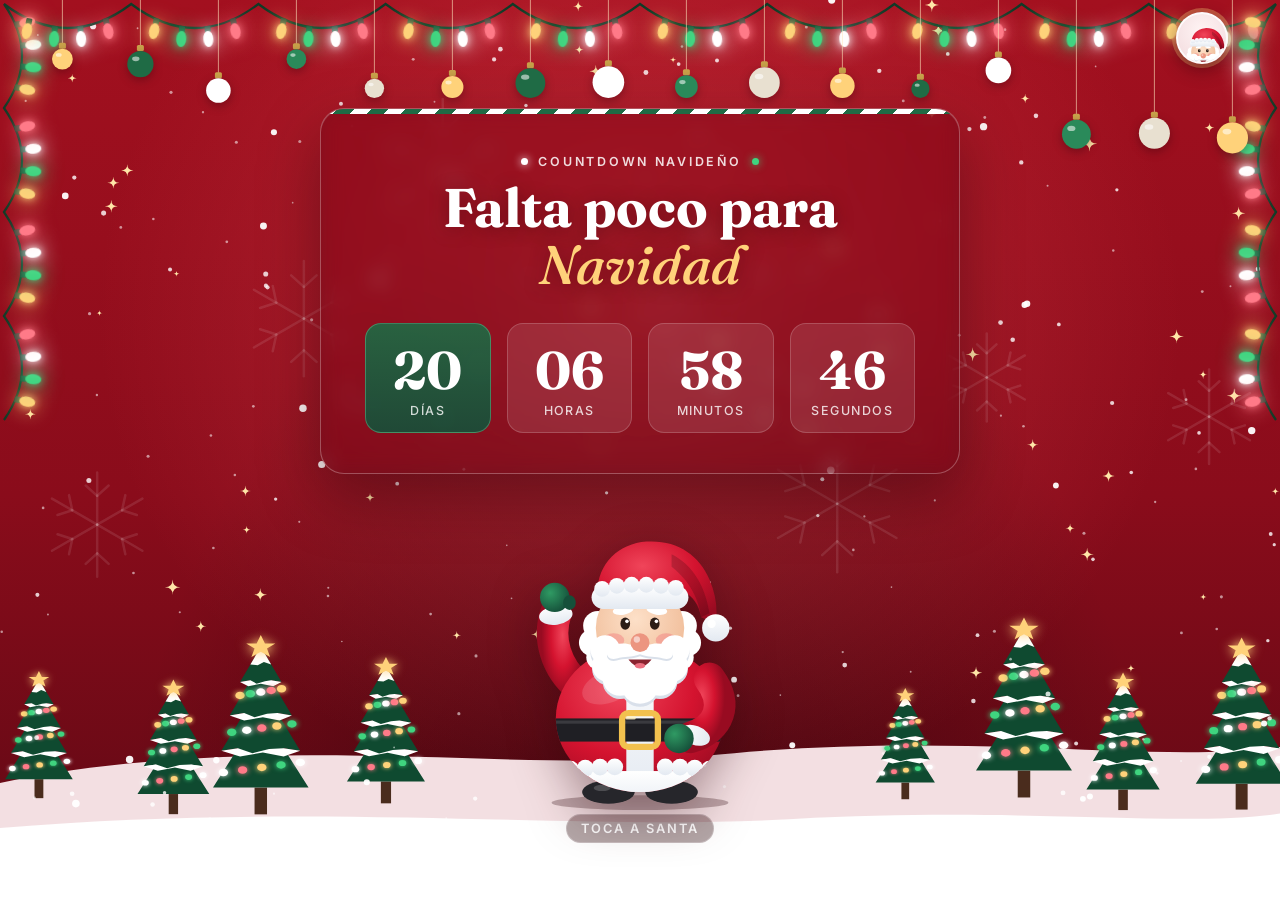
<file: index.html>
<!DOCTYPE html>
<html lang="es">
<head>
  <meta charset="UTF-8" />
  <meta name="viewport" content="width=device-width, initial-scale=1.0" />
  <!-- Link privado: evita que los buscadores indexen la página -->
  <meta name="robots" content="noindex, nofollow" />
  <title>Countdown navideño</title>
  <link rel="icon" href="data:image/svg+xml,<svg xmlns='http://www.w3.org/2000/svg' viewBox='0 0 100 100'><text y='.9em' font-size='90'>🎄</text></svg>" />
  <link rel="preconnect" href="https://fonts.googleapis.com" />
  <link rel="preconnect" href="https://fonts.gstatic.com" crossorigin />
  <link href="https://fonts.googleapis.com/css2?family=Fraunces:ital,opsz,wght@0,9..144,500;0,9..144,700;1,9..144,500&family=Inter:wght@400;500;600&display=swap" rel="stylesheet" />
  <link rel="stylesheet" href="css/styles.css" />
  <link rel="stylesheet" href="css/santas.css" />
</head>
<body>
  <!-- Decoraciones del fondo: copos, destellos, colinas con pinos (js/decorations.js, config en js/config.js) -->
  <div class="decor decor--back" id="decor-back" aria-hidden="true"></div>

  <!-- Renos volando de vez en cuando (js/reindeer.js) -->
  <div class="reindeer-layer" id="reindeer" aria-hidden="true"></div>

  <!-- Luces navideñas: borde superior y parte alta de los costados (js/lights.js) -->
  <div class="lights" id="lights" aria-hidden="true"></div>

  <!-- Bolas navideñas colgantes -->
  <div class="decor decor--front" id="decor-front" aria-hidden="true"></div>

  <!-- Selector de Santa (arriba a la derecha) -->
  <div class="santa-picker" id="santa-picker">
    <button class="picker-btn" id="picker-btn" type="button" aria-haspopup="true" aria-expanded="false" aria-controls="picker-panel" aria-label="Elegir Santa">
      <span class="picker-face" id="picker-face"></span>
    </button>
    <div class="picker-panel" id="picker-panel" hidden>
      <p class="picker-title">Elige tu Santa</p>
      <div class="picker-grid" id="picker-grid"></div>
    </div>
  </div>

  <!-- Nieve animada -->
  <canvas id="snow" aria-hidden="true"></canvas>

  <!-- ===== Contenido ===== -->
  <main class="content">
    <section class="card" aria-labelledby="title">
      <p class="eyebrow"><span class="dot dot--white"></span>Countdown navideño<span class="dot dot--green"></span></p>
      <h1 id="title" class="title">Falta poco para <em>Navidad</em></h1>

      <div class="countdown" id="countdown" role="timer" aria-live="off">
        <div class="unit"><span class="num" data-unit="days">--</span><span class="label">días</span></div>
        <div class="unit"><span class="num" data-unit="hours">--</span><span class="label">horas</span></div>
        <div class="unit"><span class="num" data-unit="minutes">--</span><span class="label">minutos</span></div>
        <div class="unit"><span class="num" data-unit="seconds">--</span><span class="label">segundos</span></div>
      </div>

      <p class="merry" id="merry" hidden>🎄 ¡Feliz Navidad! 🎄</p>
    </section>

    <!-- Santa gordito: al tocarlo se infla y estalla en confeti (js/santa.js); el tema se elige arriba a la derecha -->
    <div class="santa-stage">
      <button class="big-santa" id="big-santa" type="button" aria-haspopup="dialog" aria-label="Tocar a Santa para ver la actividad de hoy">
        <!-- El Santa elegido se dibuja aquí desde js/santas.js -->
      </button>
      <div class="confetti" id="confetti" aria-hidden="true"></div>
      <span class="santa-hint" id="santa-hint">Toca a Santa</span>
    </div>
  </main>

  <!-- Tarjeta con la actividad del día (aparece tras la explosión de Santa) -->
  <div class="modal" id="modal" role="dialog" aria-modal="true" aria-labelledby="modal-title" hidden>
    <div class="modal-backdrop" data-close></div>
    <div class="modal-panel">
      <div class="santa" id="modal-santa" aria-hidden="true"></div>
      <p class="modal-eyebrow" id="modal-eyebrow"></p>
      <h2 class="modal-title" id="modal-title"></h2>
      <p class="modal-text" id="modal-text"></p>
      <button class="modal-close" type="button" data-close>¡Listo!</button>
    </div>
  </div>

  <script src="js/config.js"></script>
  <script src="js/activities.js"></script>
  <script src="js/snow.js"></script>
  <script src="js/countdown.js"></script>
  <script src="js/santas.js"></script>
  <script src="js/santa.js"></script>
  <script src="js/lights.js"></script>
  <script src="js/decorations.js"></script>
  <script src="js/reindeer.js"></script>
</body>
</html>
</file>
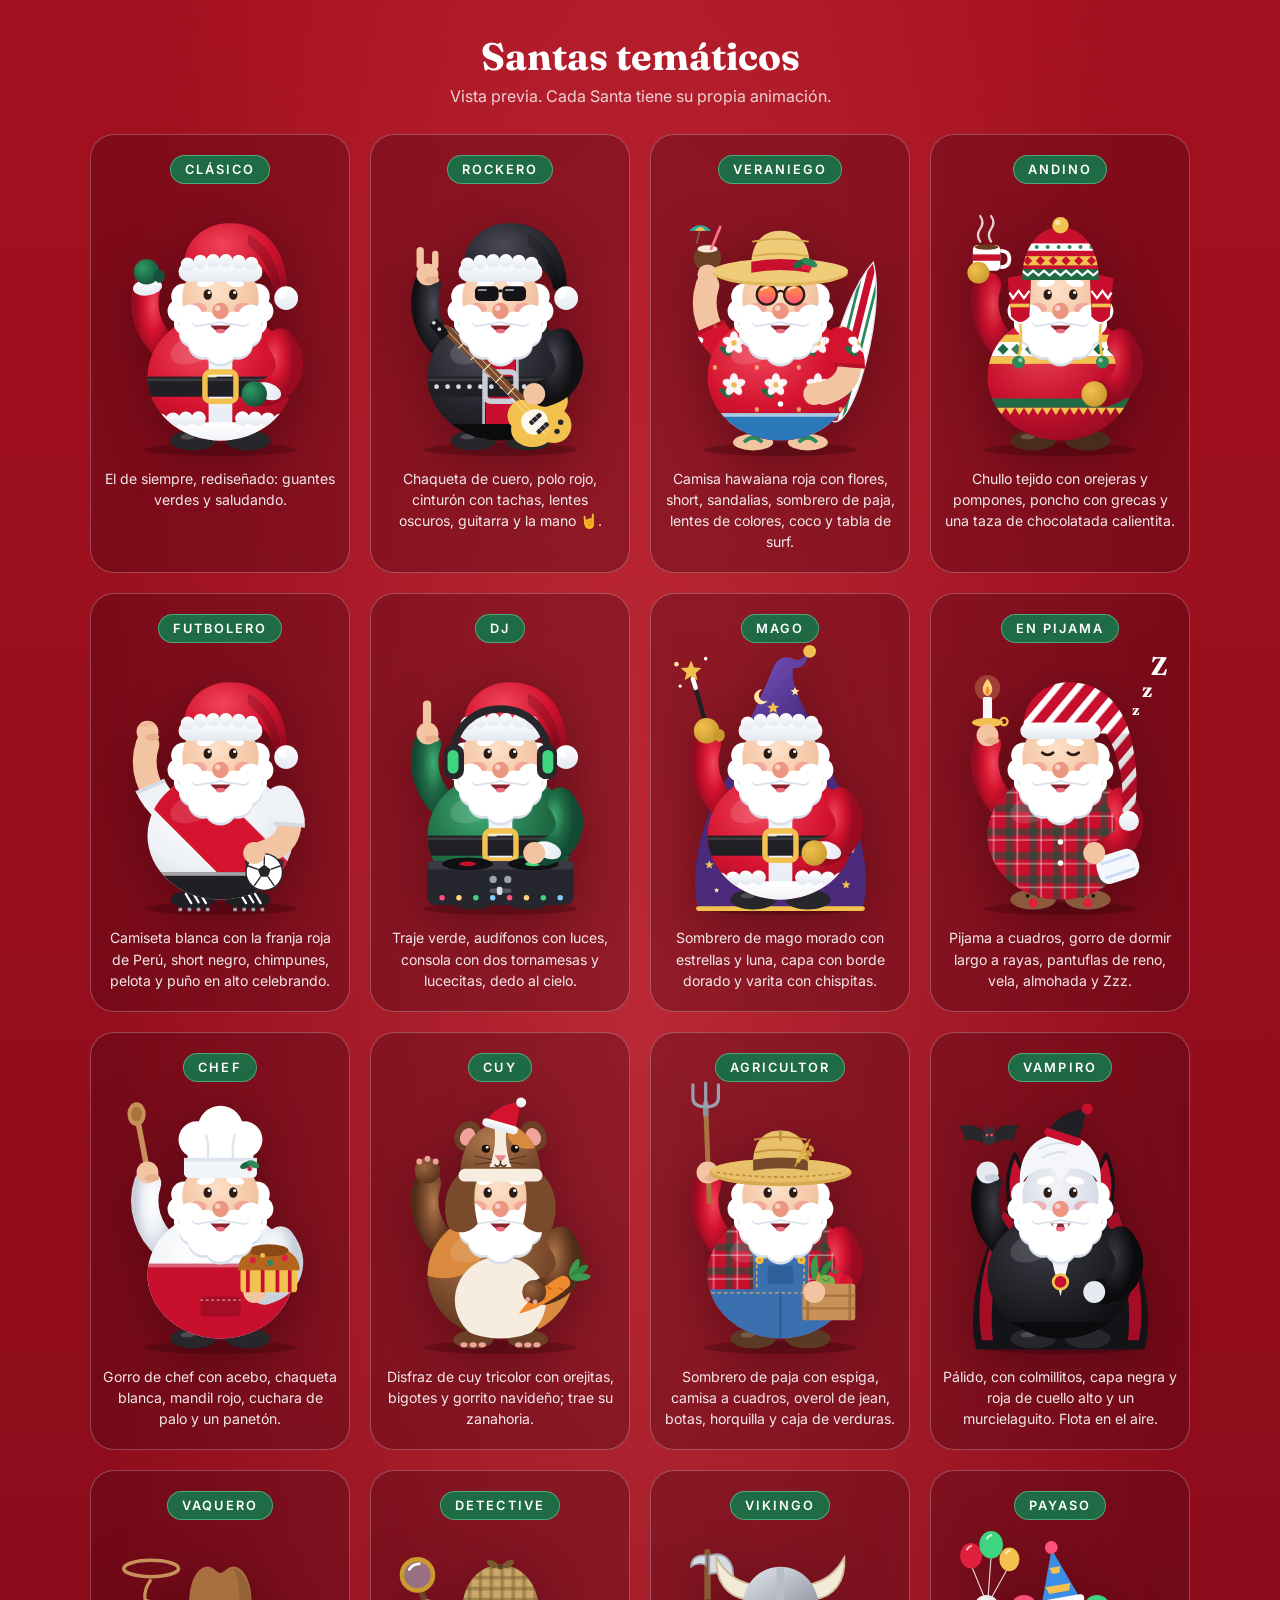
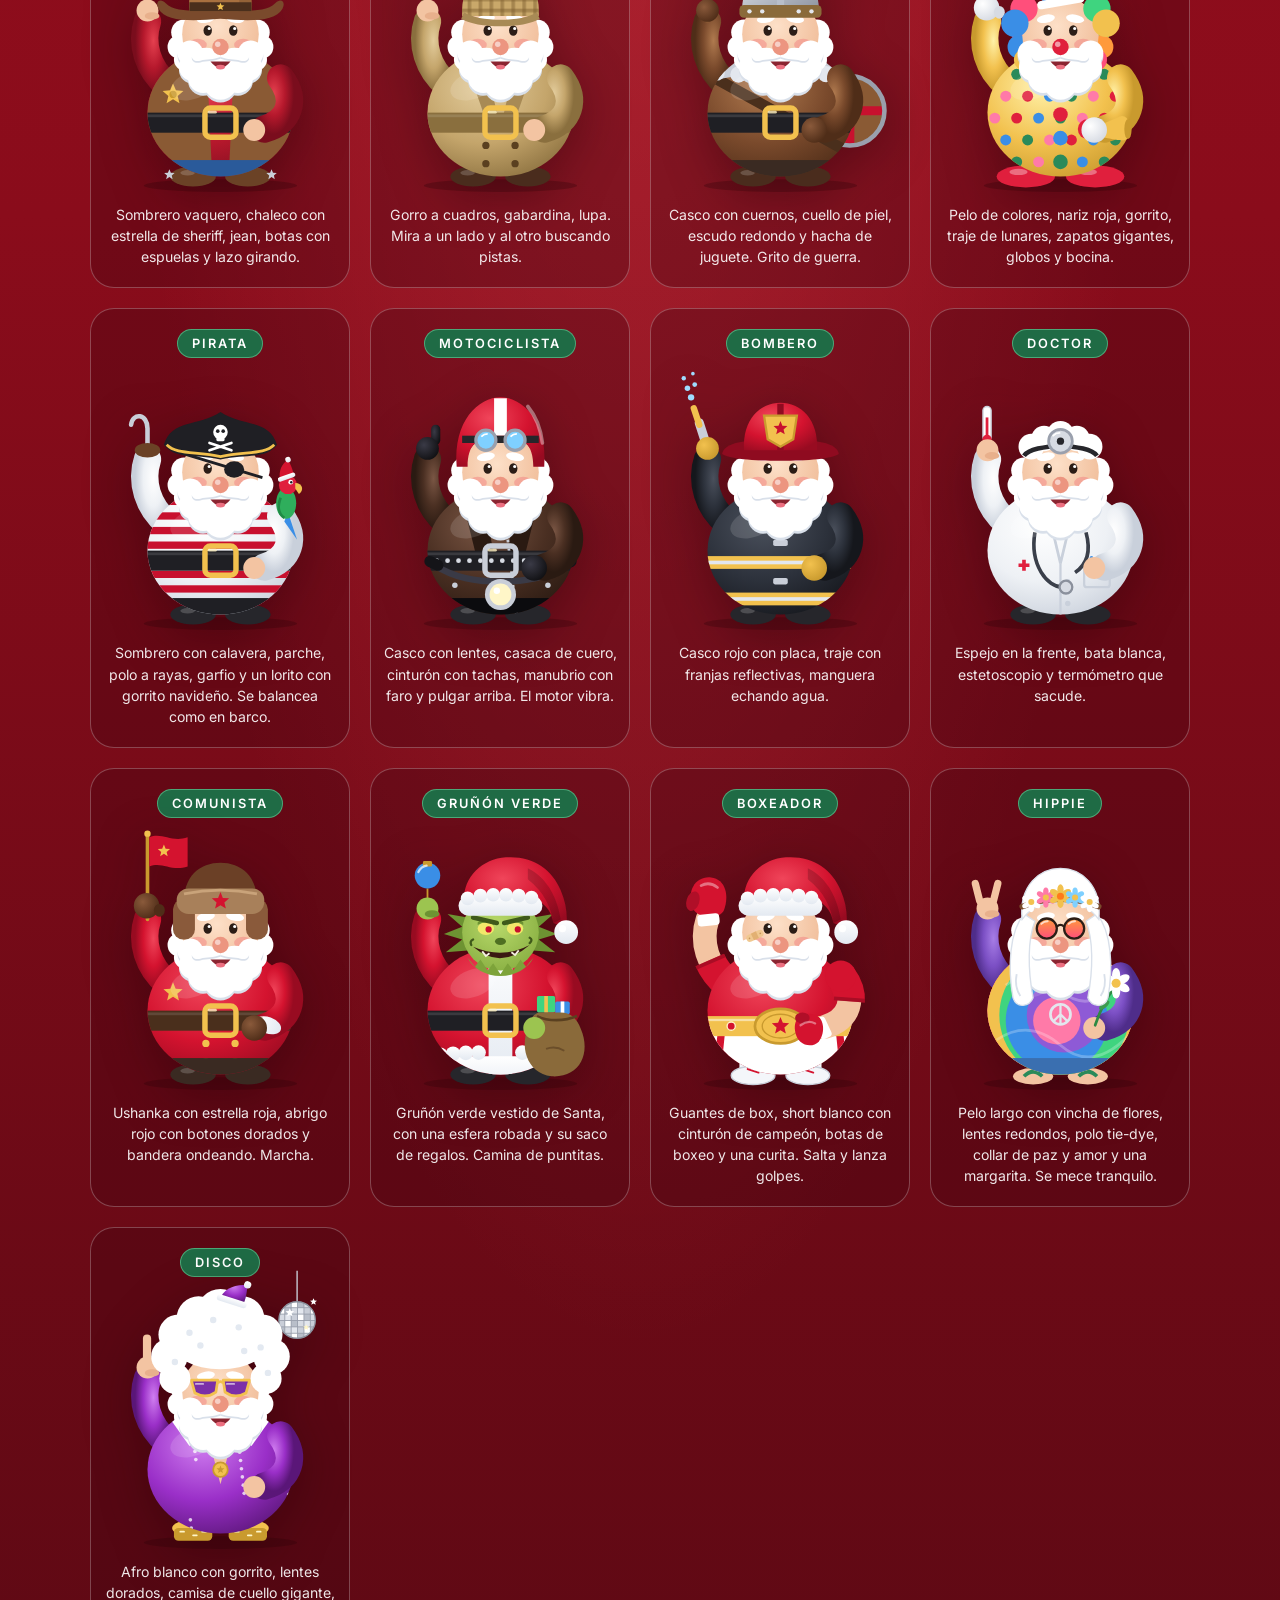
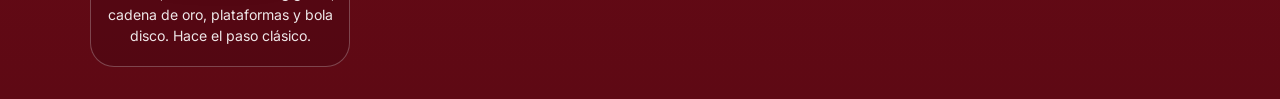
<file: preview/santas.html>
<!DOCTYPE html>
<html lang="es">
<head>
<meta charset="UTF-8" />
<meta name="viewport" content="width=device-width, initial-scale=1.0" />
<meta name="robots" content="noindex, nofollow" />
<title>Vista previa: Santas</title>
<link href="https://fonts.googleapis.com/css2?family=Fraunces:ital,opsz,wght@0,9..144,700;1,9..144,500&family=Inter:wght@500;600&display=swap" rel="stylesheet" />
<style>
  /* Página solo para comparar los Santas temáticos. No forma parte del sitio. */
  * { box-sizing: border-box; margin: 0; padding: 0; }
  body {
    min-height: 100vh;
    background: radial-gradient(ellipse at 50% 30%, rgba(255, 90, 100, 0.35), transparent 60%),
                linear-gradient(180deg, #a3101f 0%, #8a0c1b 55%, #5e0914 100%);
    color: #fff; font-family: Inter, system-ui, sans-serif;
    display: flex; flex-direction: column; align-items: center; padding: 32px 16px;
  }
  h1 { font-family: Fraunces, Georgia, serif; font-size: clamp(1.6rem, 4vw, 2.4rem); margin-bottom: 6px; }
  p.sub { opacity: 0.8; margin-bottom: 28px; text-align: center; }
  .grid { display: grid; grid-template-columns: repeat(auto-fit, minmax(230px, 1fr)); gap: 20px; width: min(1100px, 100%); }
  .card {
    display: flex; flex-direction: column; align-items: center; gap: 12px; padding: 20px 12px;
    border-radius: 24px; background: rgba(60, 4, 16, 0.32); border: 1px solid rgba(255,255,255,0.25);
  }
  .tag { font-size: 0.8rem; font-weight: 600; letter-spacing: 0.16em; text-transform: uppercase; padding: 6px 14px;
         border-radius: 999px; background: #1f6b45; border: 1px solid rgba(120,230,170,0.5); }
  .santa-svg { height: 260px; width: auto; overflow: visible; filter: drop-shadow(0 10px 24px rgba(40,0,8,0.4));
               transform-origin: 50% 100%; animation: breathe 2.8s ease-in-out infinite; }
  @keyframes breathe { 0%,100% { transform: scale(1,1); } 50% { transform: scale(1.03,0.97); } }
  .desc { font-size: 0.88rem; line-height: 1.5; opacity: 0.9; text-align: center; max-width: 240px; }
</style>
<link rel="stylesheet" href="../css/santas.css" />
</head>
<body>
  <h1>Santas temáticos</h1>
  <p class="sub">Vista previa. Cada Santa tiene su propia animación.</p>
  <div class="grid" id="grid"></div>

  <script src="../js/santas.js"></script>
  <script>
    const DESC = {
      clasico: "El de siempre, rediseñado: guantes verdes y saludando.",
      rockero: "Chaqueta de cuero, polo rojo, cinturón con tachas, lentes oscuros, guitarra y la mano 🤘.",
      veraniego: "Camisa hawaiana roja con flores, short, sandalias, sombrero de paja, lentes de colores, coco y tabla de surf.",
      andino: "Chullo tejido con orejeras y pompones, poncho con grecas y una taza de chocolatada calientita.",
      futbolero: "Camiseta blanca con la franja roja de Perú, short negro, chimpunes, pelota y puño en alto celebrando.",
      dj: "Traje verde, audífonos con luces, consola con dos tornamesas y lucecitas, dedo al cielo.",
      mago: "Sombrero de mago morado con estrellas y luna, capa con borde dorado y varita con chispitas.",
      pijama: "Pijama a cuadros, gorro de dormir largo a rayas, pantuflas de reno, vela, almohada y Zzz.",
      chef: "Gorro de chef con acebo, chaqueta blanca, mandil rojo, cuchara de palo y un panetón.",
      cuy: "Disfraz de cuy tricolor con orejitas, bigotes y gorrito navideño; trae su zanahoria.",
      vampiro: "Pálido, con colmillitos, capa negra y roja de cuello alto y un murcielaguito. Flota en el aire.",
      vaquero: "Sombrero vaquero, chaleco con estrella de sheriff, jean, botas con espuelas y lazo girando.",
      detective: "Gorro a cuadros, gabardina, lupa. Mira a un lado y al otro buscando pistas.",
      vikingo: "Casco con cuernos, cuello de piel, escudo redondo y hacha de juguete. Grito de guerra.",
      payaso: "Pelo de colores, nariz roja, gorrito, traje de lunares, zapatos gigantes, globos y bocina.",
      pirata: "Sombrero con calavera, parche, polo a rayas, garfio y un lorito con gorrito navideño. Se balancea como en barco.",
      motociclista: "Casco con lentes, casaca de cuero, cinturón con tachas, manubrio con faro y pulgar arriba. El motor vibra.",
      bombero: "Casco rojo con placa, traje con franjas reflectivas, manguera echando agua.",
      doctor: "Espejo en la frente, bata blanca, estetoscopio y termómetro que sacude.",
      comunista: "Ushanka con estrella roja, abrigo rojo con botones dorados y bandera ondeando. Marcha.",
      grinch: "Gruñón verde vestido de Santa, con una esfera robada y su saco de regalos. Camina de puntitas.",
      agricultor: "Sombrero de paja con espiga, camisa a cuadros, overol de jean, botas, horquilla y caja de verduras.",
      boxeador: "Guantes de box, short blanco con cinturón de campeón, botas de boxeo y una curita. Salta y lanza golpes.",
      hippie: "Pelo largo con vincha de flores, lentes redondos, polo tie-dye, collar de paz y amor y una margarita. Se mece tranquilo.",
      disco: "Afro blanco con gorrito, lentes dorados, camisa de cuello gigante, cadena de oro, plataformas y bola disco. Hace el paso clásico.",
    };
    document.getElementById("grid").innerHTML = Object.keys(SANTA_THEMES).map((id) => `
      <div class="card"><span class="tag">${SANTA_THEMES[id].name}</span>${santaSVG(id, { cls: "santa-anim" })}<p class="desc">${DESC[id] || ""}</p></div>`).join("");
  </script>
</body>
</html>
</file>
<file: css/styles.css>
:root {
  --red: #c8102e;
  --red-deep: #8e1b24;
  --green: #1f6b45;
  --green-deep: #15503a;
  --white: #ffffff;
  --snow: #f4f8fd;
  --ink: #2a0610;
  --gold: #ffd27a;

  --card-bg: rgba(60, 4, 16, 0.32);
  --card-border: rgba(255, 255, 255, 0.28);
  --unit-bg: rgba(255, 255, 255, 0.1);

  --font-display: "Fraunces", Georgia, serif;
  --font-body: "Inter", system-ui, -apple-system, sans-serif;
}

* { box-sizing: border-box; margin: 0; padding: 0; }

html, body { height: 100%; }

/* Fondo rojo navideño: degradado con un leve brillo central y bordes más oscuros */
body {
  background:
    radial-gradient(ellipse at 50% 35%, rgba(255, 90, 100, 0.35), transparent 60%),
    radial-gradient(ellipse at 50% 120%, rgba(20, 0, 5, 0.55), transparent 60%),
    linear-gradient(180deg, #a3101f 0%, #8a0c1b 55%, #5e0914 100%);
  background-attachment: fixed;
  color: var(--white);
  font-family: var(--font-body);
  overflow: hidden;
  -webkit-font-smoothing: antialiased;
}

#snow { position: fixed; inset: 0; width: 100%; height: 100%; z-index: 1; pointer-events: none; }

/* ===== Luces navideñas ===== */
.lights { position: fixed; inset: 0; z-index: 3; pointer-events: none; }
.lights svg { display: block; overflow: visible; }
.lights .wire { fill: none; stroke: #0f3b27; stroke-width: 2.2; }
.lights .cap { fill: #1f4a35; }
.lights .glass { fill: currentColor; filter: drop-shadow(0 0 4px currentColor) drop-shadow(0 0 10px currentColor); }
.lights .bulb { animation: glow 2.4s ease-in-out infinite; }
.lights .b1 { animation-delay: -0.8s; }
.lights .b2 { animation-delay: -1.6s; }
@keyframes glow { 0%, 100% { opacity: 1; } 50% { opacity: 0.35; } }

/* ===== Decoraciones (js/decorations.js) ===== */
.decor { position: fixed; inset: 0; pointer-events: none; }
.decor svg { display: block; overflow: visible; }
.decor--back { z-index: 0; }
.decor--front { z-index: 3; }

.big-flake line { stroke: #ffffff; stroke-width: 2.5; stroke-linecap: round; opacity: 0.1; }
.big-flake > g { animation: spin 60s linear infinite; }
@keyframes spin { to { transform: rotate(360deg); } }

.sparkle { fill: #ffe6a8; animation: sparkle 3s ease-in-out infinite; transform-box: fill-box; transform-origin: center; }
@keyframes sparkle { 0%, 100% { opacity: 0.1; transform: scale(0.6); } 50% { opacity: 0.9; transform: scale(1); } }

.tree-light { fill: currentColor; filter: drop-shadow(0 0 3px currentColor); animation: glow 2.4s ease-in-out infinite; }
.tree-star { filter: drop-shadow(0 0 6px #ffd27a); }

.ornament { animation: sway 4s ease-in-out infinite; }
.ornament-string { stroke: rgba(255, 230, 190, 0.6); stroke-width: 1; }
.ornament-ball { filter: drop-shadow(0 3px 5px rgba(40, 0, 8, 0.35)); }
@keyframes sway { 0%, 100% { transform: rotate(-4deg); } 50% { transform: rotate(4deg); } }

/* ===== Renos (js/reindeer.js) ===== */
.reindeer-layer { position: fixed; inset: 0; z-index: 0; pointer-events: none; overflow: hidden; }
.deer-team { position: absolute; left: 0; will-change: transform; }
.deer-team svg { position: absolute; top: 0; overflow: visible; }
.deer--far { filter: brightness(0.8) saturate(0.9); }
.reins path { stroke: #ffd27a; stroke-width: 1.5; fill: none; opacity: 0.8; }
.deer { animation: gallop 0.7s ease-in-out infinite alternate; }
.deer-legs { transform-box: fill-box; transform-origin: center; animation: legs 0.7s ease-in-out infinite alternate; }
.rudolph-nose { fill: #ff2a2a; filter: drop-shadow(0 0 4px #ff2a2a) drop-shadow(0 0 10px #ff5a5a); animation: nose 1.2s ease-in-out infinite; }
@keyframes gallop { from { transform: translateY(-3px); } to { transform: translateY(3px); } }
@keyframes legs { from { transform: scaleX(0.9); } to { transform: scaleX(1.05); } }
@keyframes nose { 0%, 100% { opacity: 1; } 50% { opacity: 0.7; } }

/* ===== Contenido ===== */
.content {
  position: relative;
  z-index: 2;
  height: 100%;
  display: flex;
  flex-direction: column;
  align-items: center;
  gap: clamp(16px, 4vh, 40px);
  padding: clamp(72px, 12vh, 120px) clamp(36px, 5vw, 56px) 16px;
}

.card {
  width: min(640px, 100%);
  text-align: center;
  padding: clamp(22px, 4vw, 40px) clamp(14px, 4vw, 44px);
  background: var(--card-bg);
  border: 1px solid var(--card-border);
  border-radius: 24px;
  backdrop-filter: blur(10px) saturate(120%);
  -webkit-backdrop-filter: blur(10px) saturate(120%);
  box-shadow: 0 24px 60px rgba(40, 0, 8, 0.4), inset 0 1px 0 rgba(255, 255, 255, 0.18);
  position: relative;
  overflow: hidden;
}

/* Cinta blanca/verde arriba de la tarjeta */
.card::before {
  content: "";
  position: absolute;
  inset: 0 0 auto 0;
  height: 5px;
  background: repeating-linear-gradient(135deg, var(--white) 0 12px, var(--green) 12px 24px);
}

.eyebrow {
  display: inline-flex;
  align-items: center;
  gap: 10px;
  font-size: 0.78rem;
  font-weight: 600;
  letter-spacing: 0.22em;
  text-transform: uppercase;
  color: rgba(255, 255, 255, 0.85);
}
.dot { width: 7px; height: 7px; border-radius: 50%; display: inline-block; }
.dot--white { background: var(--white); box-shadow: 0 0 8px var(--white); }
.dot--green { background: #3fd47f; box-shadow: 0 0 8px #3fd47f; }

.title {
  font-family: var(--font-display);
  font-weight: 700;
  font-size: clamp(1.9rem, 6vw, 3.4rem);
  line-height: 1.05;
  margin: 10px 0 clamp(18px, 3vw, 30px);
  text-shadow: 0 2px 18px rgba(40, 0, 8, 0.35);
}
.title em { font-style: italic; font-weight: 500; color: var(--gold); }

.countdown {
  display: grid;
  grid-template-columns: repeat(4, 1fr);
  gap: clamp(6px, 2vw, 16px);
}

.unit {
  background: var(--unit-bg);
  border: 1px solid rgba(255, 255, 255, 0.18);
  border-radius: 16px;
  padding: clamp(12px, 2.4vw, 20px) 2px clamp(10px, 2vw, 14px);
  display: flex;
  flex-direction: column;
  align-items: center;
  gap: 6px;
  min-width: 0;
}
.unit:first-child {
  background: linear-gradient(180deg, rgba(31, 107, 69, 0.9), rgba(21, 80, 58, 0.9));
  border-color: rgba(120, 230, 170, 0.35);
}

.num {
  font-family: var(--font-display);
  font-weight: 700;
  font-size: clamp(1.7rem, 7vw, 3.3rem);
  line-height: 1;
  font-variant-numeric: tabular-nums;
}

.label {
  font-size: clamp(0.58rem, 1.6vw, 0.78rem);
  font-weight: 500;
  letter-spacing: 0.12em;
  text-transform: uppercase;
  color: rgba(255, 255, 255, 0.8);
}

.merry { margin-top: 12px; font-family: var(--font-display); font-size: 1.6rem; font-style: italic; }

/* ===== Santa gordito ===== */
/* Santa ocupa el espacio libre bajo la tarjeta (hasta 300px de alto), así siempre cabe en pantalla */
.santa-stage { position: relative; width: 100%; flex: 1 1 auto; min-height: 0; display: flex; flex-direction: column; align-items: center; gap: 4px; padding-bottom: 12px; }
.big-santa {
  flex: 1 1 auto;
  min-height: 120px;
  max-height: 300px;
  width: 100%;              /* ancho completo: el dibujo se centra solo dentro del SVG (antes se descentraba en iPhone) */
  max-width: 340px;
  padding: 0;
  display: flex;
  justify-content: center;
  background: none;
  border: 0;
  cursor: pointer;
  -webkit-tap-highlight-color: transparent;
  border-radius: 24px;
}
.big-santa:focus-visible { outline: 2px solid var(--gold); outline-offset: 6px; }
.big-santa-svg {
  display: block;
  height: 100%;
  width: 100%;
  overflow: visible;
  filter: drop-shadow(0 10px 24px rgba(40, 0, 8, 0.4));
  transform-origin: 50% 100%;
  animation: breathe 2.8s ease-in-out infinite;
}
/* Animaciones propias de cada Santa: css/santas.css */
.big-santa:hover .big-santa-svg { animation: jiggle 0.5s ease-in-out infinite; }

/* Se infla con un bamboleo... */
.big-santa.is-inflating .big-santa-svg { animation: inflate 0.75s cubic-bezier(.4,0,.6,1) forwards; }
/* ...¡puf! desaparece... */
.big-santa.is-popped .big-santa-svg { animation: none; transform: scale(1.5); opacity: 0; transition: transform 0.18s ease-out, opacity 0.18s ease-out; }
/* ...y vuelve rebotando cuando se cierra la tarjeta */
.big-santa.is-back .big-santa-svg { animation: come-back 0.7s cubic-bezier(.3,1.6,.5,1); }

@keyframes breathe { 0%, 100% { transform: scale(1, 1); } 50% { transform: scale(1.03, 0.97); } }
@keyframes jiggle { 0%, 100% { transform: scale(1, 1); } 30% { transform: scale(1.07, 0.93); } 60% { transform: scale(0.96, 1.04); } }
@keyframes inflate {
  0%   { transform: scale(1, 1); }
  20%  { transform: scale(1.1, 0.92); }
  40%  { transform: scale(1.05, 1.12) rotate(-4deg); }
  60%  { transform: scale(1.22, 1.1) rotate(4deg); }
  80%  { transform: scale(1.18, 1.26) rotate(-3deg); }
  100% { transform: scale(1.34, 1.34); }
}
@keyframes come-back { 0% { transform: scale(0); opacity: 0; } 100% { transform: scale(1); opacity: 1; } }

.santa-hint {
  font-size: 0.8rem;
  font-weight: 600;
  letter-spacing: 0.16em;
  text-transform: uppercase;
  padding: 6px 14px;
  border-radius: 999px;
  background: rgba(40, 0, 8, 0.35);
  border: 1px solid rgba(255, 255, 255, 0.25);
}

/* Confeti de la explosión alegre */
.confetti { position: absolute; left: 50%; top: 45%; width: 0; height: 0; pointer-events: none; z-index: 5; }
.confetti span {
  position: absolute;
  left: 0; top: 0;
  line-height: 1;
  transform: translate(-50%, -50%);
  animation: fly 1.2s cubic-bezier(.2,.7,.3,1) forwards;
  text-shadow: 0 0 6px rgba(255, 255, 255, 0.5);
}
@keyframes fly {
  0%   { transform: translate(-50%, -50%) scale(0.3); opacity: 1; }
  70%  { opacity: 1; }
  100% { transform: translate(calc(-50% + var(--dx)), calc(-50% + var(--dy) + 60px)) rotate(var(--rot)) scale(1); opacity: 0; }
}
.confetti .ring {
  position: absolute;
  left: -60px; top: -60px;
  width: 120px; height: 120px;
  border-radius: 50%;
  border: 3px solid rgba(255, 230, 170, 0.9);
  animation: ring 0.6s ease-out forwards;
}
@keyframes ring { 0% { transform: scale(0.3); opacity: 1; } 100% { transform: scale(2.4); opacity: 0; } }

/* ===== Tarjeta de la actividad ===== */
.modal { position: fixed; inset: 0; z-index: 10; display: grid; place-items: center; padding: 16px; }
.modal[hidden] { display: none; }
.modal-backdrop { position: absolute; inset: 0; background: rgba(40, 0, 8, 0.55); opacity: 0; transition: opacity 0.3s; }
.modal-panel {
  position: relative;
  width: min(420px, 100%);
  margin-top: 70px;
  padding: 90px 28px 28px;
  text-align: center;
  color: var(--ink);
  background: var(--snow);
  border-radius: 24px;
  box-shadow: 0 30px 80px rgba(0, 0, 0, 0.45);
  border-top: 6px solid var(--red);
  transform: translateY(40px) scale(0.92);
  opacity: 0;
  transition: transform 0.4s cubic-bezier(.3,1.4,.5,1), opacity 0.3s;
}
.modal.is-open .modal-backdrop { opacity: 1; }
.modal.is-open .modal-panel { transform: none; opacity: 1; }
.santa {
  position: absolute;
  left: 50%;
  top: -118px;
  width: 190px;
  transform: translateX(-50%) translateY(30px);
  transition: transform 0.5s 0.1s cubic-bezier(.3,1.6,.5,1);
  filter: drop-shadow(0 10px 18px rgba(0, 0, 0, 0.25));
}
.modal.is-open .santa { transform: translateX(-50%); }
.santa svg { display: block; width: 100%; height: auto; overflow: hidden; /* solo cabeza y hombros, con los hombros desvanecidos */
  -webkit-mask-image: linear-gradient(to bottom, #000 78%, transparent); mask-image: linear-gradient(to bottom, #000 78%, transparent); }

/* ===== Selector de Santa (arriba a la derecha) ===== */
.santa-picker { position: fixed; top: 12px; right: 52px; z-index: 6; }
.picker-btn {
  width: 52px; height: 52px; padding: 0;
  border-radius: 50%;
  border: 2px solid rgba(255, 255, 255, 0.85);
  background: radial-gradient(circle at 50% 35%, #fff4f4, #f1d9dc);
  box-shadow: 0 6px 18px rgba(40, 0, 8, 0.45), 0 0 0 4px rgba(255, 210, 122, 0.35);
  cursor: pointer;
  overflow: hidden;
  transition: transform 0.2s;
}
.picker-btn:hover { transform: scale(1.08) rotate(-6deg); }
.picker-btn:focus-visible { outline: 3px solid var(--gold); outline-offset: 3px; }
.picker-face { display: block; width: 100%; height: 100%; }
.picker-face svg { display: block; width: 118%; height: auto; margin: 2px 0 0 -6%; }
.picker-panel {
  position: fixed;               /* anclado a la pantalla para que nunca se salga por los lados */
  top: 74px; right: 16px;
  width: min(400px, calc(100vw - 32px));
  max-height: calc(100vh - 90px); max-height: calc(100dvh - 90px);
  overflow-y: auto;                /* con 22 Santas el panel puede ser más alto que la pantalla */
  overscroll-behavior: contain;
  padding: 14px;
  border-radius: 20px;
  background: rgba(70, 6, 20, 0.94);
  border: 1px solid rgba(255, 255, 255, 0.25);
  backdrop-filter: blur(12px);
  -webkit-backdrop-filter: blur(12px);
  box-shadow: 0 20px 50px rgba(20, 0, 4, 0.5);
  animation: pop-in 0.2s ease-out;
}
.picker-panel[hidden] { display: none; }
.picker-title { font-family: var(--font-display); font-size: 1.15rem; text-align: center; margin-bottom: 10px; }
.picker-grid { display: grid; grid-template-columns: repeat(4, 1fr); gap: 6px; }
.picker-option {
  display: flex; flex-direction: column; align-items: center; gap: 4px;
  padding: 6px 2px 6px;
  border-radius: 14px;
  border: 2px solid transparent;
  background: rgba(255, 255, 255, 0.08);
  color: var(--white);
  font: 600 0.72rem var(--font-body);
  cursor: pointer;
}
.picker-option svg { width: min(60px, 100%); height: auto; }
.picker-option span { text-align: center; line-height: 1.15; }
.picker-option:hover { background: rgba(255, 255, 255, 0.16); }
.picker-option[aria-pressed="true"] { border-color: var(--gold); background: rgba(255, 210, 122, 0.18); }
.picker-option:focus-visible { outline: 2px solid var(--gold); outline-offset: 2px; }
@keyframes pop-in { from { opacity: 0; transform: translateY(-6px) scale(0.97); } to { opacity: 1; transform: none; } }
.modal-eyebrow { font-size: 0.75rem; font-weight: 600; letter-spacing: 0.18em; text-transform: uppercase; color: var(--green); }
.modal-title { font-family: var(--font-display); font-size: 2rem; margin: 6px 0 10px; color: var(--red-deep); }
.modal-text { font-size: 1.1rem; line-height: 1.5; color: #24324d; }
.modal-close {
  margin-top: 22px;
  padding: 12px 28px;
  border: 0;
  border-radius: 999px;
  background: var(--green);
  color: var(--white);
  font: 600 1rem var(--font-body);
  cursor: pointer;
  box-shadow: 0 6px 16px rgba(31, 107, 69, 0.35);
}
.modal-close:hover { background: var(--green-deep); }
.modal-close:focus-visible { outline: 3px solid var(--gold); outline-offset: 3px; }

/* Pantallas bajas (laptops pequeñas): menos espacio para que Santa y su etiqueta quepan */
@media (max-height: 700px) {
  .content { padding-top: 60px; gap: 10px; }
  .card { padding-top: 18px; padding-bottom: 18px; }
  .title { margin-bottom: 14px; }
}

@media (prefers-reduced-motion: reduce) {
  .lights .bulb, .big-santa-svg,
  .big-flake > g, .sparkle, .tree-light, .ornament,
  .santa-svg *, .picker-panel { animation: none !important; }
}
</file>
<file: css/santas.css>
/* ===== Animaciones de los Santas (js/santas.js) =====
   Lo usan la página (Santa grande) y la galería preview/santas.html.
   Solo se animan los Santas con la clase .santa-anim (las caritas del selector y de la tarjeta quedan quietas,
   salvo detalles chiquitos como el vapor o las lucecitas).
   Las coordenadas de transform-origin son del dibujo (viewBox 240×285): hombro izq. 62,168 · hombro der. 186,160 ·
   cuello 120,160 · pies 120,276. Cada Santa tiene su animación propia (busca .santa--<id>). */

.santa-anim .figure, .santa-anim .shadow, .santa-anim .arm, .santa-anim .head,
.santa-anim .hat, .santa-anim .back, .santa-anim .prop, .santa-anim .rest-prop { transform-box: view-box; }
.santa-anim .figure { transform-origin: 120px 276px; }
.santa-anim .shadow { transform-origin: 120px 278px; }
.santa-anim .head { transform-origin: 120px 160px; }
.santa-anim .hat { transform-origin: 120px 88px; }

/* Por defecto: saluda con la mano y mueve un poquito la otra */
.santa-anim .arm--left { transform-origin: 62px 168px; animation: wave 1.6s ease-in-out infinite; }
.santa-anim .arm--right { transform-origin: 186px 160px; animation: wave-r 2.8s ease-in-out infinite; }

/* Detalles que se mueven en todos los tamaños */
.santa-svg .steam path { animation: steam 2s ease-in-out infinite; }
.santa-svg .steam path:nth-child(2) { animation-delay: -1s; }
.santa-svg .led { animation: led 0.9s ease-in-out infinite; }
.santa-svg .neon { animation: led 1.4s ease-in-out infinite; }
.santa-svg .flame, .santa-svg .glow { transform-box: fill-box; transform-origin: 50% 100%; animation: flicker 0.6s ease-in-out infinite alternate; }
.santa-svg .sparkles { animation: twinkle 1.2s ease-in-out infinite; }
.santa-svg .zzz text { animation: zzz 2.4s ease-in-out infinite; }
.santa-svg .zzz text:nth-child(2) { animation-delay: 0.4s; }
.santa-svg .zzz text:nth-child(3) { animation-delay: 0.8s; }

/* --- Clásico: saluda y se ríe "¡jo, jo, jo!" (tres rebotes de panza) --- */
.santa-anim.santa--clasico .figure { animation: hohoho 3.2s ease-in-out infinite; }

/* --- Rockero: headbanging, mano 🤘 sacudiéndose y rasgueo de guitarra --- */
.santa-anim.santa--rockero .head { animation: headbang 0.6s ease-in-out infinite; }
.santa-anim.santa--rockero .arm--left { animation: shake 0.3s ease-in-out infinite alternate; }
.santa-anim.santa--rockero .arm--right { animation: strum 0.3s ease-in-out infinite alternate; }

/* --- Veraniego: baile hawaiano de lado a lado y brindis con el coco --- */
.santa-anim.santa--veraniego .figure { animation: hula 2.4s ease-in-out infinite; }
.santa-anim.santa--veraniego .arm--left { animation: cheers 4s ease-in-out infinite; }

/* --- Andino: mueve la cabeza contento, los pompones del chullo bailan y levanta su chocolatada --- */
.santa-anim.santa--andino .head { animation: tilt 2.6s ease-in-out infinite; }
.santa-anim.santa--andino .tassel { transform-box: fill-box; transform-origin: 50% 0; animation: swing 1.3s ease-in-out infinite alternate; }
.santa-anim.santa--andino .arm--left { animation: toast 3s ease-in-out infinite; }

/* --- Futbolero: salta celebrando el gol y hace puño --- */
.santa-anim.santa--futbolero .figure { animation: jump 1.6s ease-in-out infinite; }
.santa-anim.santa--futbolero .shadow { animation: shadow-jump 1.6s ease-in-out infinite; }
.santa-anim.santa--futbolero .arm--left { animation: pump 0.4s ease-in-out infinite alternate; }

/* --- DJ: cabecea al ritmo y sube y baja el dedo --- */
.santa-anim.santa--dj .head { animation: nod 0.5s ease-in-out infinite; }
.santa-anim.santa--dj .arm--left { animation: pump 0.5s ease-in-out infinite alternate; }
.santa-anim.santa--dj .figure { animation: beat 0.5s ease-in-out infinite; }

/* --- Mago: hace un hechizo con la varita, el sombrero se tambalea y la capa ondea --- */
.santa-anim.santa--mago .arm--left { animation: spell 2.4s ease-in-out infinite; }
.santa-anim.santa--mago .hat { animation: wobble 3s ease-in-out infinite; }
.santa-anim.santa--mago .back { transform-origin: 120px 130px; animation: cape 2.6s ease-in-out infinite; }

/* --- Pijama: cabecea de sueño y se despierta de golpe --- */
.santa-anim.santa--pijama .head { animation: doze 4.5s ease-in-out infinite; }
.santa-anim.santa--pijama .arm--left { animation: drowsy 4.5s ease-in-out infinite; }

/* --- Chef: revuelve con la cuchara y el panetón da saltitos --- */
.santa-anim.santa--chef .arm--left { animation: stir 1.2s ease-in-out infinite; }
.santa-anim.santa--chef .rest-prop { animation: hop 1.8s ease-in-out infinite; }
.santa-anim.santa--chef .hat { animation: puff 2s ease-in-out infinite; }

/* --- Cuy: saltitos de alegría (como los cuyes de verdad), orejitas y bigotes que se mueven --- */
.santa-anim.santa--cuy .figure { animation: popcorn 2.8s ease-in-out infinite; }
.santa-anim.santa--cuy .shadow { animation: shadow-popcorn 2.8s ease-in-out infinite; }
.santa-anim.santa--cuy .ear { transform-box: fill-box; transform-origin: 50% 90%; animation: ear 2.2s ease-in-out infinite; }
.santa-anim.santa--cuy .ear--r { animation-delay: -0.3s; }
.santa-anim.santa--cuy .whiskers { animation: whisk 0.25s ease-in-out infinite alternate; }

/* --- Agricultor: clava la horquilla en la tierra una y otra vez y asiente contento --- */
.santa-anim.santa--agricultor .arm--left { animation: dig 1.6s ease-in-out infinite; }
.santa-anim.santa--agricultor .figure { animation: dig-body 1.6s ease-in-out infinite; }
.santa-anim.santa--agricultor .head { animation: nod 1.6s ease-in-out infinite; }

/* --- Vampiro: flota en el aire, la capa ondea y el murcielaguito aletea --- */
.santa-anim.santa--vampiro .figure { animation: float 3s ease-in-out infinite; }
.santa-anim.santa--vampiro .shadow { animation: shadow-float 3s ease-in-out infinite; }
.santa-anim.santa--vampiro .back { transform-origin: 120px 130px; animation: cape 2s ease-in-out infinite; }
.santa-anim.santa--vampiro .arm--left { animation: wave-r 2s ease-in-out infinite; }
.santa-anim .wing { transform-box: fill-box; animation: flap 0.25s ease-in-out infinite alternate; }
.santa-anim .wing--l { transform-origin: 100% 60%; }
.santa-anim .wing--r { transform-origin: 0% 60%; animation-name: flap-r; }

/* --- Vaquero: cabalga y hace girar el lazo --- */
.santa-anim.santa--vaquero .figure { animation: gallop 0.7s ease-in-out infinite; }
.santa-anim.santa--vaquero .arm--left { animation: spin-arm 0.9s linear infinite; }
.santa-anim .lasso { transform-box: fill-box; transform-origin: 50% 50%; animation: lasso 0.9s linear infinite; }

/* --- Detective: mira a un lado y al otro buscando pistas con la lupa --- */
.santa-anim.santa--detective .head { animation: search 4s ease-in-out infinite; }
.santa-anim.santa--detective .arm--left { animation: inspect 4s ease-in-out infinite; }

/* --- Vikingo: grito de guerra alzando el hacha y pisotón --- */
.santa-anim.santa--vikingo .arm--left { animation: battle 2.2s ease-in-out infinite; }
.santa-anim.santa--vikingo .figure { animation: stomp-body 2.2s ease-in-out infinite; }

/* --- Payaso: rebota feliz, los globos se mecen y aprieta la bocina --- */
.santa-anim.santa--payaso .figure { animation: bounce 0.9s ease-in-out infinite; }
.santa-anim.santa--payaso .shadow { animation: shadow-bounce 0.9s ease-in-out infinite; }
.santa-anim .balloons { transform-box: view-box; transform-origin: 40px 82px; animation: balloons 2.4s ease-in-out infinite; }
.santa-anim.santa--payaso .rest-prop { transform-origin: 150px 216px; animation: honk 1.8s ease-in-out infinite; }

/* --- Pirata: se balancea como en un barco y el lorito cabecea --- */
.santa-anim.santa--pirata .figure { animation: ship 3.4s ease-in-out infinite; }
.santa-anim .parrot { transform-box: view-box; transform-origin: 192px 162px; animation: parrot 1.2s ease-in-out infinite; }
.santa-anim.santa--pirata .arm--left { animation: wave 2.2s ease-in-out infinite; }

/* --- Motociclista: el motor vibra y el pulgar arriba --- */
.santa-anim.santa--motociclista .figure { animation: rev 0.12s linear infinite; }
.santa-anim.santa--motociclista .arm--left { animation: pump 0.6s ease-in-out infinite alternate; }

/* --- Bombero: apunta con la manguera de un lado a otro y el agua sale a chorritos --- */
.santa-anim.santa--bombero .arm--left { animation: aim 2.4s ease-in-out infinite; }
.santa-anim .water circle { animation: drip 0.8s linear infinite; }
.santa-anim .water circle:nth-child(2) { animation-delay: -0.2s; }
.santa-anim .water circle:nth-child(3) { animation-delay: -0.4s; }
.santa-anim .water circle:nth-child(4) { animation-delay: -0.6s; }

/* --- Doctor: sacude el termómetro y asiente --- */
.santa-anim.santa--doctor .arm--left { animation: shake 0.18s ease-in-out infinite alternate; }
.santa-anim.santa--doctor .head { animation: nod 1.4s ease-in-out infinite; }

/* --- Comunista: marcha y la bandera ondea --- */
.santa-anim.santa--comunista .figure { animation: march 1s ease-in-out infinite; }
.santa-anim .flag { transform-box: fill-box; transform-origin: 0% 50%; animation: flag 1s ease-in-out infinite alternate; }
.santa-anim.santa--comunista .arm--left { animation: none; }

/* --- Gruñón verde: camina de puntitas, a escondidas, con su saco --- */
.santa-anim.santa--grinch .figure { animation: sneak 2s ease-in-out infinite; }
.santa-anim.santa--grinch .head { animation: tilt 2s ease-in-out infinite; }
.santa-anim.santa--grinch .arm--left { animation: wave-r 2s ease-in-out infinite; }

/* --- Boxeador: salta en la punta de los pies y lanza jab con la izquierda y gancho con la derecha --- */
.santa-anim.santa--boxeador .figure { animation: boxer-bob 1.2s ease-in-out infinite; }
.santa-anim.santa--boxeador .shadow { animation: shadow-bounce 0.6s ease-in-out infinite; }
.santa-anim.santa--boxeador .arm--left { animation: jab 1.2s ease-in-out infinite; }
.santa-anim.santa--boxeador .arm--right { animation: hook 1.2s ease-in-out infinite; }

/* --- Hippie: se mece tranquilo, cabeza ladeada, paz y amor y la margarita gira --- */
.santa-anim.santa--hippie .figure { animation: hula 3.6s ease-in-out infinite; }
.santa-anim.santa--hippie .head { animation: tilt 3.6s ease-in-out infinite reverse; }
.santa-anim.santa--hippie .arm--left { animation: wave 1.8s ease-in-out infinite; }
.santa-anim .spin { transform-box: fill-box; transform-origin: 50% 50%; animation: spin 6s linear infinite; }

/* --- Disco: el paso clásico (dedo arriba, dedo abajo), cadera que se mueve y la bola brilla --- */
.santa-anim.santa--disco .figure { animation: disco-hips 1s ease-in-out infinite; }
.santa-anim.santa--disco .arm--left { animation: disco-point 2s ease-in-out infinite; }
.santa-anim.santa--disco .head { animation: nod 0.5s ease-in-out infinite; }
.santa-svg .glints, .santa-svg .facets { animation: twinkle 0.8s ease-in-out infinite; }
.santa-svg .sequins circle { animation: led 1s ease-in-out infinite; }

@keyframes wave { 0%, 100% { transform: rotate(0); } 50% { transform: rotate(-12deg); } }
@keyframes wave-r { 0%, 100% { transform: rotate(0); } 50% { transform: rotate(-4deg); } }
@keyframes steam { 0%, 100% { opacity: 0.2; transform: translateY(2px); } 50% { opacity: 0.9; transform: translateY(-3px); } }
@keyframes led { 0%, 100% { opacity: 1; } 50% { opacity: 0.35; } }
@keyframes flicker { from { transform: scale(1, 1); } to { transform: scale(0.9, 1.08); } }
@keyframes twinkle { 0%, 100% { opacity: 1; } 50% { opacity: 0.5; } }
@keyframes zzz { 0%, 100% { opacity: 0.25; transform: translateY(2px); } 50% { opacity: 1; transform: translateY(-3px); } }

@keyframes hohoho {
  0%, 60%, 100% { transform: translateY(0); }
  64%, 72%, 80% { transform: translateY(-5px) scale(1.02, 0.98); }
  68%, 76%, 84% { transform: translateY(0); }
}
@keyframes headbang { 0%, 100% { transform: rotate(0); } 50% { transform: translateY(5px) rotate(6deg); } }
@keyframes shake { from { transform: rotate(2deg); } to { transform: rotate(-6deg); } }
@keyframes strum { from { transform: rotate(0); } to { transform: rotate(-5deg); } }
@keyframes hula { 0%, 100% { transform: rotate(-3deg); } 50% { transform: rotate(3deg); } }
@keyframes cheers { 0%, 50%, 100% { transform: rotate(0); } 62%, 82% { transform: rotate(16deg); } 72% { transform: rotate(10deg); } }
@keyframes tilt { 0%, 100% { transform: rotate(-4deg); } 50% { transform: rotate(4deg); } }
@keyframes swing { from { transform: rotate(-10deg); } to { transform: rotate(10deg); } }
@keyframes toast { 0%, 55%, 100% { transform: rotate(0); } 68%, 82% { transform: rotate(-12deg); } 75% { transform: rotate(-16deg); } }
@keyframes jump {
  0%, 100% { transform: translateY(0) scale(1, 1); }
  15% { transform: translateY(0) scale(1.06, 0.94); }
  40% { transform: translateY(-20px) scale(0.97, 1.04); }
  60% { transform: translateY(0) scale(1.05, 0.95); }
  72% { transform: translateY(0) scale(1, 1); }
}
@keyframes shadow-jump { 0%, 15%, 60%, 100% { transform: scale(1); opacity: 1; } 40% { transform: scale(0.75); opacity: 0.6; } }
@keyframes pump { from { transform: rotate(0); } to { transform: rotate(-10deg); } }
@keyframes nod { 0%, 100% { transform: translateY(0) rotate(0); } 50% { transform: translateY(4px) rotate(3deg); } }
@keyframes beat { 0%, 100% { transform: scale(1, 1); } 50% { transform: scale(1.02, 0.98); } }
@keyframes spell { 0%, 100% { transform: rotate(0); } 25% { transform: rotate(-14deg); } 50% { transform: rotate(-4deg); } 75% { transform: rotate(8deg); } }
@keyframes wobble { 0%, 100% { transform: rotate(-3deg); } 50% { transform: rotate(3deg); } }
@keyframes cape { 0%, 100% { transform: skewX(-2deg); } 50% { transform: skewX(2deg); } }
@keyframes doze {
  0%, 10% { transform: rotate(0); }
  70% { transform: translateY(5px) rotate(8deg); }
  76% { transform: translateY(-2px) rotate(-3deg); }
  84%, 100% { transform: rotate(0); }
}
@keyframes drowsy { 0%, 10% { transform: rotate(0); } 70% { transform: rotate(10deg); } 76% { transform: rotate(-3deg); } 84%, 100% { transform: rotate(0); } }
@keyframes stir { 0%, 100% { transform: rotate(-10deg); } 50% { transform: rotate(8deg); } }
@keyframes hop { 0%, 65%, 100% { transform: translateY(0); } 78% { transform: translateY(-9px) rotate(-3deg); } 90% { transform: translateY(0); } }
@keyframes puff { 0%, 100% { transform: scale(1, 1); } 50% { transform: scale(1.03, 1.06); } }
@keyframes popcorn {
  0%, 48%, 100% { transform: translateY(0) rotate(0); }
  56% { transform: translateY(-18px) rotate(-6deg); }
  64% { transform: translateY(0) rotate(0) scale(1.04, 0.96); }
  72% { transform: translateY(-11px) rotate(5deg); }
  80% { transform: translateY(0) rotate(0); }
}
@keyframes shadow-popcorn { 0%, 48%, 64%, 80%, 100% { transform: scale(1); } 56% { transform: scale(0.75); } 72% { transform: scale(0.85); } }
@keyframes ear { 0%, 70%, 100% { transform: rotate(0); } 78% { transform: rotate(-14deg); } 86% { transform: rotate(9deg); } }
@keyframes whisk { from { transform: translateY(0); } to { transform: translateY(1px); } }
@keyframes dig { 0%, 100% { transform: translateY(0) rotate(0); } 40% { transform: translateY(-10px) rotate(4deg); } 60% { transform: translateY(8px) rotate(-2deg); } }
@keyframes dig-body { 0%, 100% { transform: scale(1, 1); } 60% { transform: scale(1.03, 0.97); } }

@keyframes float { 0%, 100% { transform: translateY(0); } 50% { transform: translateY(-10px); } }
@keyframes shadow-float { 0%, 100% { transform: scale(1); opacity: 1; } 50% { transform: scale(0.82); opacity: 0.6; } }
@keyframes flap { from { transform: rotate(0); } to { transform: rotate(-28deg); } }
@keyframes flap-r { from { transform: rotate(0); } to { transform: rotate(28deg); } }
@keyframes gallop { 0%, 100% { transform: translateY(0) rotate(0); } 30% { transform: translateY(-7px) rotate(-2deg); } 60% { transform: translateY(-2px) rotate(1deg); } }
@keyframes spin-arm { 0% { transform: rotate(0); } 25% { transform: rotate(-6deg); } 50% { transform: rotate(0); } 75% { transform: rotate(5deg); } 100% { transform: rotate(0); } }
@keyframes lasso { 0% { transform: scaleX(1); } 25% { transform: scaleX(0.35); } 50% { transform: scaleX(-1); } 75% { transform: scaleX(0.35); } 100% { transform: scaleX(1); } }
@keyframes search { 0%, 15%, 100% { transform: rotate(0); } 25%, 40% { transform: rotate(-7deg) translateX(-3px); } 55%, 75% { transform: rotate(7deg) translateX(3px); } 85% { transform: rotate(0); } }
@keyframes inspect { 0%, 15%, 100% { transform: rotate(0); } 25%, 40% { transform: rotate(-8deg); } 55%, 75% { transform: rotate(14deg); } 85% { transform: rotate(0); } }
@keyframes battle { 0%, 40%, 100% { transform: rotate(0); } 55% { transform: rotate(-18deg); } 65% { transform: rotate(6deg); } 75% { transform: rotate(-4deg); } }
@keyframes stomp-body { 0%, 60%, 100% { transform: translateY(0) scale(1, 1); } 66% { transform: translateY(0) scale(1.05, 0.95); } 74% { transform: translateY(0) scale(1, 1); } }
@keyframes bounce { 0%, 100% { transform: translateY(0) scale(1.04, 0.96); } 50% { transform: translateY(-12px) scale(0.98, 1.02); } }
@keyframes shadow-bounce { 0%, 100% { transform: scale(1); } 50% { transform: scale(0.8); } }
@keyframes balloons { 0%, 100% { transform: rotate(-5deg); } 50% { transform: rotate(5deg); } }
@keyframes honk { 0%, 70%, 100% { transform: scale(1); } 78% { transform: scale(0.8, 1.15); } 86% { transform: scale(1.05, 0.95); } }
@keyframes ship { 0%, 100% { transform: rotate(-4deg); } 50% { transform: rotate(4deg) translateY(-3px); } }
@keyframes parrot { 0%, 60%, 100% { transform: rotate(0); } 70% { transform: rotate(-10deg); } 80% { transform: rotate(4deg); } }
@keyframes rev { 0% { transform: translate(0, 0); } 25% { transform: translate(0.8px, -0.5px); } 50% { transform: translate(0, 0.5px); } 75% { transform: translate(-0.8px, 0); } 100% { transform: translate(0, 0); } }
@keyframes aim { 0%, 100% { transform: rotate(-8deg); } 50% { transform: rotate(8deg); } }
@keyframes drip { 0% { transform: translate(0, 0); opacity: 1; } 100% { transform: translate(-8px, -12px); opacity: 0; } }
@keyframes march { 0%, 50%, 100% { transform: translateY(0) rotate(0); } 25% { transform: translateY(-5px) rotate(-1.5deg); } 75% { transform: translateY(-5px) rotate(1.5deg); } }
@keyframes flag { from { transform: skewY(-6deg) scaleX(1); } to { transform: skewY(5deg) scaleX(0.9); } }
@keyframes sneak { 0%, 100% { transform: translateX(-4px) rotate(-3deg); } 25% { transform: translateX(0) translateY(-5px) rotate(0); } 50% { transform: translateX(4px) rotate(3deg); } 75% { transform: translateX(0) translateY(-5px) rotate(0); } }

@keyframes boxer-bob { 0%, 50%, 100% { transform: translateY(0); } 25%, 75% { transform: translateY(-6px); } }
@keyframes jab { 0%, 40%, 100% { transform: rotate(0); } 15% { transform: rotate(-14deg) translate(-4px, -4px); } }
@keyframes hook { 0%, 45%, 85%, 100% { transform: rotate(0); } 65% { transform: rotate(24deg); } }
@keyframes spin { to { transform: rotate(360deg); } }
@keyframes disco-hips { 0%, 100% { transform: translateX(-3px) rotate(-2deg); } 50% { transform: translateX(3px) rotate(2deg); } }
@keyframes disco-point { 0%, 40%, 100% { transform: rotate(0); } 50%, 90% { transform: rotate(-60deg); } }

@media (prefers-reduced-motion: reduce) {
  .santa-svg, .santa-svg * { animation: none !important; }
}
</file>
